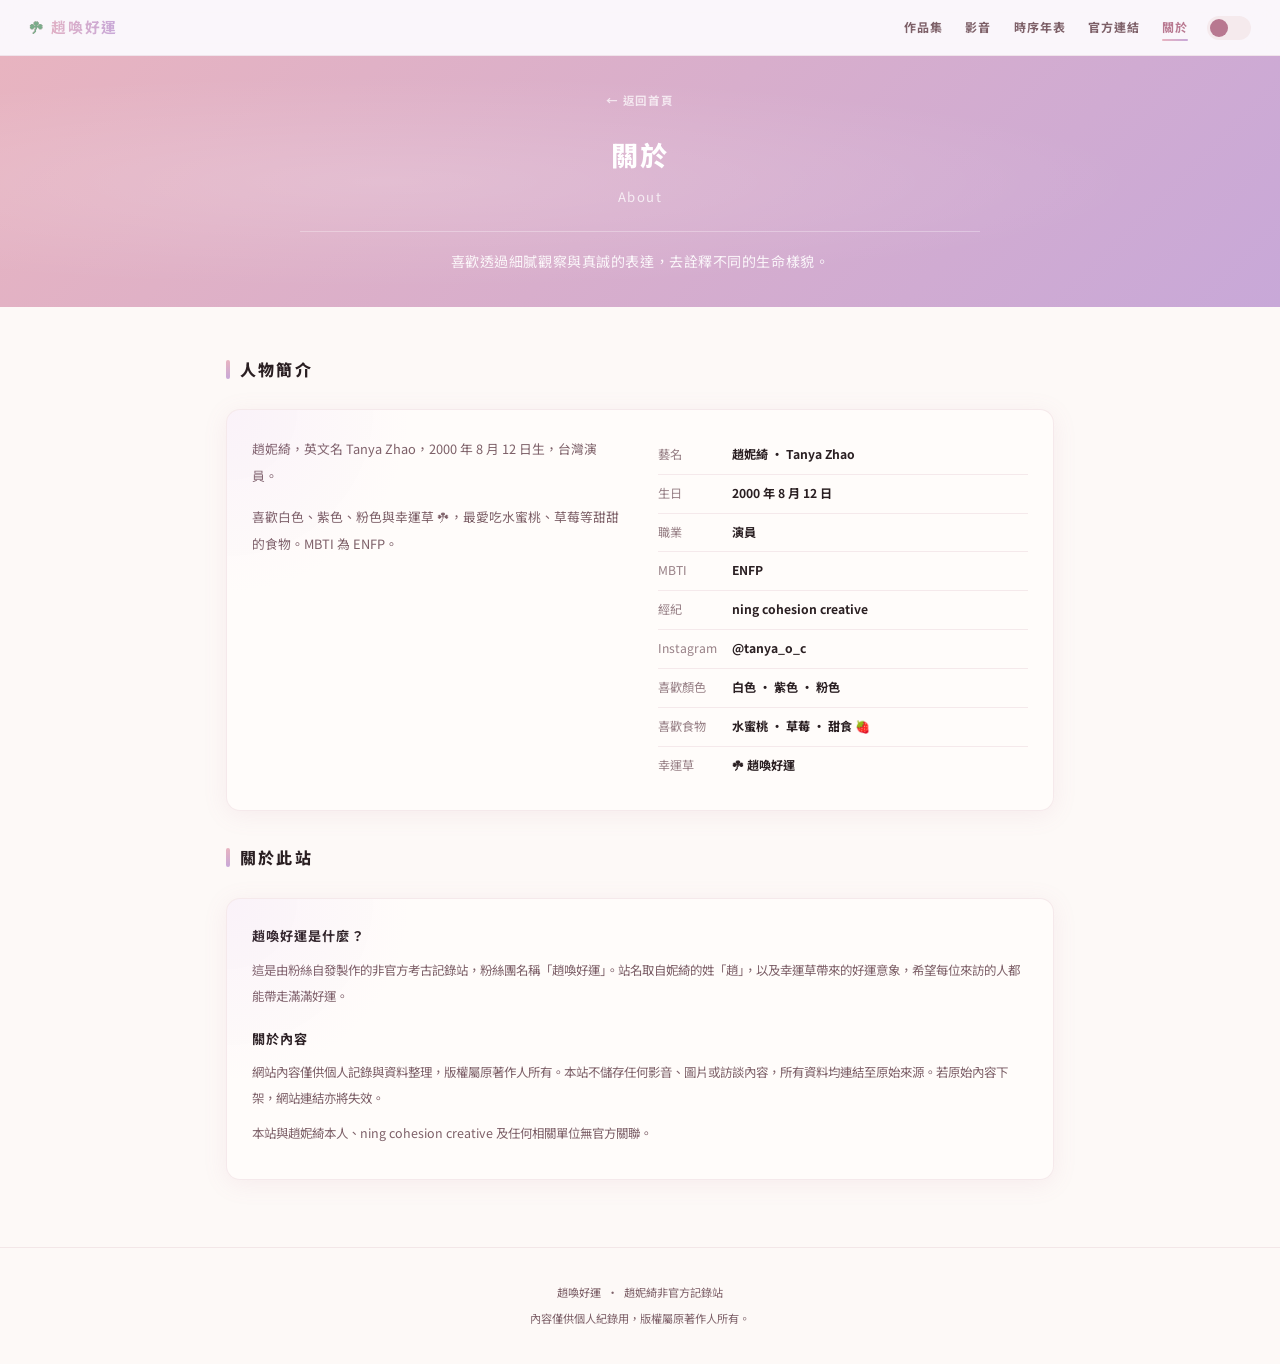
<file: about.html>
<!DOCTYPE html>
<html lang="zh-TW">
<head>
  <meta charset="UTF-8"><meta name="viewport" content="width=device-width, initial-scale=1.0">
  <title>關於 — 趙喚好運</title>
  <link rel="preconnect" href="https://fonts.googleapis.com">
  <link href="https://fonts.googleapis.com/css2?family=Noto+Sans+TC:wght@400;500;700;800&display=swap" rel="stylesheet">
  <link rel="stylesheet" href="css/style.css">
  <style>
    .profile-grid { display:grid; grid-template-columns:1fr 1fr; gap:2.2rem; }
    @media(max-width:600px){ .profile-grid{grid-template-columns:1fr;} }
  </style>
</head>
<body>
<header>
  <a href="index.html" class="site-title"><span class="clv">☘</span> 趙喚好運</a>
  <div class="header-right">
    <nav>
      <a href="works.html">作品集</a>
      <a href="media.html">影音</a>
      <a href="timeline.html">時序年表</a>
      <a href="links.html">官方連結</a>
      <a href="about.html" class="active">關於</a>
    </nav>
    <button class="toggle-btn" id="themeToggle" title="切換深色模式" aria-label="切換深色模式"></button>
  </div>
</header>

<div class="page-hero">
  <div class="page-hero-inner">
    <a href="index.html" class="page-hero-back">← 返回首頁</a>
    <div class="page-hero-title">關於</div>
    <div class="page-hero-sub">About</div>
    <div class="page-hero-desc">
      <p>喜歡透過細膩觀察與真誠的表達，去詮釋不同的生命樣貌。</p>
    </div>
  </div>
</div>

<div class="section">
  <div class="section-header">
    <div class="section-title">人物簡介</div>
  </div>
  <div class="profile-card">
    <div class="profile-grid">
      <div class="profile-text">
        <p>趙妮綺，英文名 Tanya Zhao，2000 年 8 月 12 日生，台灣演員。</p>
        <p>喜歡白色、紫色、粉色與幸運草 ☘，最愛吃水蜜桃、草莓等甜甜的食物。MBTI 為 ENFP。</p>
      </div>
      <div class="info-rows">
        <div class="info-row"><span class="info-k">藝名</span><span class="info-v">趙妮綺 · Tanya Zhao</span></div>
        <div class="info-row"><span class="info-k">生日</span><span class="info-v">2000 年 8 月 12 日</span></div>
        <div class="info-row"><span class="info-k">職業</span><span class="info-v">演員</span></div>
        <div class="info-row"><span class="info-k">MBTI</span><span class="info-v">ENFP</span></div>
        <div class="info-row"><span class="info-k">經紀</span><span class="info-v">ning cohesion creative</span></div>
        <div class="info-row"><span class="info-k">Instagram</span><span class="info-v">@tanya_o_c</span></div>
        <div class="info-row"><span class="info-k">喜歡顏色</span><span class="info-v">白色 · 紫色 · 粉色</span></div>
        <div class="info-row"><span class="info-k">喜歡食物</span><span class="info-v">水蜜桃 · 草莓 · 甜食 🍓</span></div>
        <div class="info-row"><span class="info-k">幸運草</span><span class="info-v">☘ 趙喚好運</span></div>
      </div>
    </div>
  </div>

  <div class="section-header" style="margin-top:2rem">
    <div class="section-title">關於此站</div>
  </div>
  <div class="about-site-card">
    <h3>趙喚好運是什麼？</h3>
    <p>這是由粉絲自發製作的非官方考古記錄站，粉絲團名稱「趙喚好運」。站名取自妮綺的姓「趙」，以及幸運草帶來的好運意象，希望每位來訪的人都能帶走滿滿好運。</p>
    <h3>關於內容</h3>
    <p>網站內容僅供個人記錄與資料整理，版權屬原著作人所有。本站不儲存任何影音、圖片或訪談內容，所有資料均連結至原始來源。若原始內容下架，網站連結亦將失效。</p>
    <p>本站與趙妮綺本人、ning cohesion creative 及任何相關單位無官方關聯。</p>
  </div>
</div>

<footer><div class="footer-inner">
  <div>趙喚好運 &nbsp;·&nbsp; 趙妮綺非官方記錄站</div>
  <div>內容僅供個人紀錄用，版權屬原著作人所有。</div>
</div></footer>
<button class="back-top-fixed" id="backTop" title="回到頂端">↑</button>
<script>
  const btn=document.getElementById("themeToggle");
  if(localStorage.getItem("theme")==="dark")document.documentElement.setAttribute("data-theme","dark");
  btn.addEventListener("click",()=>{const d=document.documentElement.getAttribute("data-theme")==="dark";document.documentElement.setAttribute("data-theme",d?"light":"dark");localStorage.setItem("theme",d?"light":"dark");});
  const btt=document.getElementById("backTop");
  window.addEventListener("scroll",()=>btt.classList.toggle("visible",window.scrollY>300));
  btt.addEventListener("click",()=>window.scrollTo({top:0,behavior:"smooth"}));
</script>
</body></html>
</file>
<file: css/style.css>
/* ══════════════════════════════════════════
   趙喚好運 · Global Stylesheet
   色調：奶白 · 裸玫瑰 · 薰衣草（輕奢文藝）
   ══════════════════════════════════════════ */

/* ── Variables ── */
:root {
  --grad-start:    #e8b4c0;   /* 裸玫瑰 */
  --grad-end:      #c8a8d8;   /* 薰衣草 */
  --accent:        #b87890;   /* 玫瑰主色 */
  --accent-soft:   #f5eaed;   /* 淡玫瑰底 */
  --accent-pink:   #d4909c;   /* 深玫瑰 */
  --bg:            #fdf9f7;   /* 奶白底 */
  --bg-card:       rgba(255,252,250,0.92);
  --bg-card-solid: #fffcfa;
  --text:          #2a1f22;   /* 深暖棕黑 */
  --text-muted:    #7d6068;
  --border:        rgba(184,120,144,0.14);
  --shadow:        0 4px 24px rgba(184,120,144,0.10);
  --radius:        14px;
  --radius-sm:     8px;
  --transition:    0.25s ease;
  --clover:        #7aac8a;
  --clover-s:      #eef5f1;
}
[data-theme="dark"] {
  --bg:            #1c1318;
  --bg-card:       rgba(32,20,24,0.90);
  --bg-card-solid: #201418;
  --text:          #f5ecea;
  --text-muted:    #c09098;
  --border:        rgba(220,160,176,0.14);
  --shadow:        0 4px 24px rgba(0,0,0,0.45);
  --grad-start:    #c07888;
  --grad-end:      #9878b8;
  --accent:        #e0a0b4;
  --accent-soft:   #3a1c24;
  --accent-pink:   #e8a0b0;
}

/* ── Reset ── */
*, *::before, *::after { box-sizing: border-box; margin: 0; padding: 0; }
html { scroll-behavior: smooth; }
body {
  font-family: 'Noto Sans TC', sans-serif;
  background: var(--bg);
  color: var(--text);
  transition: background var(--transition), color var(--transition);
  line-height: 1.8;
  font-weight: 400;
}
a { color: var(--accent); text-decoration: none; }
a:hover { text-decoration: underline; }

/* ── Header / Nav ── */
header {
  position: sticky; top: 0; z-index: 100;
  background: rgba(250,246,251,0.90);
  backdrop-filter: blur(18px);
  -webkit-backdrop-filter: blur(18px);
  border-bottom: 1px solid var(--border);
  padding: 0 1.8rem;
  height: 56px;
  display: flex; align-items: center; justify-content: space-between;
  transition: background var(--transition);
}
[data-theme="dark"] header { background: rgba(24,16,46,0.92); }

.site-title {
  font-size: 0.92rem; font-weight: 700; letter-spacing: 0.12em;
  background: linear-gradient(90deg, var(--grad-start), var(--grad-end));
  -webkit-background-clip: text; -webkit-text-fill-color: transparent;
  background-clip: text;
  display: flex; align-items: center; gap: 0.35rem;
  text-decoration: none;
}
.site-title .clv { -webkit-text-fill-color: var(--clover); }

.header-right { display: flex; align-items: center; gap: 1.2rem; }
nav { display: flex; gap: 1.4rem; align-items: center; }
nav a {
  font-size: 0.75rem; font-weight: 700; letter-spacing: 0.08em;
  color: var(--text-muted); transition: color var(--transition);
  position: relative; padding-bottom: 2px;
}
nav a::after {
  content: '';
  position: absolute; bottom: -2px; left: 0; right: 0;
  height: 2px; border-radius: 2px;
  background: linear-gradient(90deg, var(--grad-start), var(--grad-end));
  transform: scaleX(0); transform-origin: left;
  transition: transform var(--transition);
}
nav a:hover, nav a.active { color: var(--accent); text-decoration: none; }
nav a:hover::after, nav a.active::after { transform: scaleX(1); }

/* Dark mode toggle */
.toggle-btn {
  background: var(--accent-soft); border: none;
  border-radius: 20px; width: 44px; height: 24px;
  cursor: pointer; position: relative;
  transition: background var(--transition); flex-shrink: 0;
}
.toggle-btn::after {
  content: ''; position: absolute;
  width: 18px; height: 18px; border-radius: 50%;
  background: var(--accent); top: 3px; left: 3px;
  transition: transform var(--transition);
}
[data-theme="dark"] .toggle-btn::after { transform: translateX(20px); }

/* ── Page wrapper ── */
.page { max-width: 880px; margin: 0 auto; padding: 2rem 1.6rem 5rem; }
.page-wide { max-width: 1160px; margin: 0 auto; padding: 2rem 1.6rem 5rem; }

/* ── Hero (index) ── */
.hero {
  background: linear-gradient(135deg, var(--grad-start) 0%, var(--grad-end) 100%);
  padding: 72px 1.6rem 60px;
  text-align: center; position: relative; overflow: hidden;
}
.hero::before {
  content: '';
  position: absolute; inset: 0;
  background:
    radial-gradient(ellipse at 25% 40%, rgba(255,255,255,0.20) 0%, transparent 55%),
    radial-gradient(ellipse at 75% 20%, rgba(255,255,255,0.14) 0%, transparent 45%);
  pointer-events: none;
}
.hero-inner { position: relative; max-width: 640px; margin: 0 auto; }
.star-deco { font-size: 1.3rem; margin-bottom: 14px; opacity: 0.75; letter-spacing: 8px; }
.hero h1 {
  font-size: clamp(2rem, 8vw, 4rem); font-weight: 800;
  color: #fff; letter-spacing: 0.1em;
  text-shadow: 0 2px 20px rgba(100,40,160,0.25);
  margin-bottom: 8px;
}
.hero-sub-name {
  font-size: 0.9rem; color: rgba(255,255,255,0.80);
  letter-spacing: 0.22em; margin-bottom: 24px; font-weight: 500;
}
.hero-bio-box {
  color: rgba(255,255,255,0.93); font-size: 0.88rem; line-height: 2;
  background: rgba(255,255,255,0.15); backdrop-filter: blur(8px);
  border-radius: var(--radius); padding: 1.2rem 1.6rem;
  display: inline-block; text-align: left;
  border: 1px solid rgba(255,255,255,0.28); margin-bottom: 2rem;
}
.hero-tag {
  display: inline-block;
  background: rgba(255,255,255,0.22); border: 1px solid rgba(255,255,255,0.35);
  color: #fff; font-size: 0.65rem; font-weight: 700; letter-spacing: 0.2em;
  padding: 0.2rem 0.9rem; border-radius: 100px; margin-bottom: 1.2rem;
}
.hero-btns { display: flex; justify-content: center; gap: 0.7rem; flex-wrap: wrap; }

/* ── Page hero (sub-pages) ── */
.page-hero {
  background: linear-gradient(135deg, var(--grad-start) 0%, var(--grad-end) 100%);
  padding: 28px 1.6rem 32px; text-align: center;
  position: relative; overflow: hidden;
}
.page-hero::before {
  content: '';
  position: absolute; inset: 0;
  background: radial-gradient(ellipse at 30% 50%, rgba(255,255,255,0.18) 0%, transparent 60%);
  pointer-events: none;
}
.page-hero-inner { position: relative; max-width: 680px; margin: 0 auto; }
.page-hero-title {
  font-size: 1.7rem; font-weight: 800; color: #fff; letter-spacing: 0.08em; margin-bottom: 0.4rem;
}
.page-hero-sub { font-size: 0.82rem; color: rgba(255,255,255,0.75); letter-spacing: 0.12em; margin-bottom: 1.4rem; }
.page-hero-back {
  display: inline-flex; align-items: center; gap: 0.3rem;
  font-size: 0.72rem; font-weight: 700; color: rgba(255,255,255,0.7);
  letter-spacing: 0.08em; margin-bottom: 1.2rem; transition: color var(--transition);
}
.page-hero-back:hover { color: #fff; text-decoration: none; }
.page-hero-desc {
  display: grid; grid-template-columns: 1fr;
  text-align: center; margin-top: 1rem;
  border-top: 1px solid rgba(255,255,255,0.30);
  padding-top: 0.9rem;
}
.page-hero-desc p {
  font-size: 0.88rem; color: rgba(255,255,255,0.88);
  line-height: 2; letter-spacing: 0.04em;
}

/* ── Buttons ── */
.btn {
  display: inline-block; padding: 0.52rem 1.4rem;
  font-size: 0.75rem; font-weight: 700; letter-spacing: 0.08em;
  border-radius: 100px; text-decoration: none;
  transition: all var(--transition); font-family: inherit; cursor: pointer;
}
.btn-primary {
  background: rgba(255,255,255,0.22); color: #fff;
  border: 1.5px solid rgba(255,255,255,0.45);
  backdrop-filter: blur(8px);
}
.btn-primary:hover {
  background: rgba(255,255,255,0.38); text-decoration: none;
  transform: translateY(-1px);
}
.btn-ghost {
  background: rgba(255,255,255,0.12); color: rgba(255,255,255,0.88);
  border: 1.5px solid rgba(255,255,255,0.30);
}
.btn-ghost:hover {
  background: rgba(255,255,255,0.22); text-decoration: none;
}

/* ── Section ── */
.section { max-width: 880px; margin: 0 auto; padding: 3rem 1.6rem; }
.section-wide { max-width: 1160px; margin: 0 auto; padding: 3rem 1.6rem; }

.section-header {
  display: flex; align-items: center; justify-content: space-between;
  flex-wrap: wrap; gap: 0.9rem; margin-bottom: 1.6rem;
}
.section-title {
  font-size: 1rem; font-weight: 800; letter-spacing: 0.15em;
  display: flex; align-items: center; gap: 10px;
}
.section-title::before {
  content: ''; display: inline-block; width: 4px; height: 1.2em;
  background: linear-gradient(to bottom, var(--grad-start), var(--grad-end));
  border-radius: 4px;
}
.view-all-btn {
  font-size: 0.75rem; font-weight: 700; color: var(--accent);
  white-space: nowrap; transition: opacity var(--transition);
  display: flex; align-items: center; gap: 0.2rem;
}
.view-all-btn:hover { opacity: 0.7; text-decoration: none; }
.count-tag { font-size: 0.72rem; color: var(--text-muted); margin-left: 6px; font-weight: 400; }

/* ── Petal divider ── */
.petal-div {
  max-width: 880px; margin: 0 auto;
  height: 1px;
  background: linear-gradient(90deg, transparent, var(--border), transparent);
}

/* ── Intro / Note cards ── */
.intro-card {
  background: linear-gradient(135deg, rgba(212,168,240,0.12), rgba(240,168,204,0.10));
  border: 1px solid var(--border);
  border-radius: var(--radius);
  padding: 1.6rem 2rem; text-align: center; margin: 1.4rem auto;
  max-width: 880px;
}
.intro-card p { font-size: 0.86rem; color: var(--text-muted); line-height: 2.2; }
.intro-sign { font-size: 0.64rem; color: var(--text-muted); letter-spacing: 0.18em; margin-top: 0.7rem; opacity: 0.7; }

.note-card {
  background: linear-gradient(135deg, rgba(212,168,240,0.08), rgba(240,168,204,0.07));
  border: 1px solid var(--border);
  border-radius: var(--radius);
  padding: 1.4rem 1.6rem; text-align: center;
}
.note-card p { font-size: 0.76rem; color: var(--text-muted); line-height: 2; }

/* ── Badges ── */
.badge {
  font-size: 0.62rem; font-weight: 700;
  padding: 0.1rem 0.52rem; border-radius: 10px;
}
.badge-main   { background: var(--clover-s); color: var(--clover); }
.badge-sub    { background: rgba(212,168,240,0.25); color: var(--accent); }
.badge-ad     { background: #fff3e0; color: #c97a2a; }
[data-theme="dark"] .badge-main  { background: rgba(122,172,138,0.2); color: #90c8a0; }
[data-theme="dark"] .badge-sub   { background: rgba(155,114,207,0.25); color: var(--accent); }
[data-theme="dark"] .badge-ad    { background: rgba(200,140,60,0.2); color: #d4a060; }

.year-tag {
  font-size: 0.62rem; font-weight: 700; letter-spacing: 0.12em;
  color: var(--accent);
  background: var(--accent-soft);
  padding: 0.1rem 0.55rem; border-radius: 10px;
}
[data-theme="dark"] .year-tag { background: var(--accent-soft); }

/* ── Work / Ad cards ── */
.works-list, .ads-list { display: flex; flex-direction: column; gap: 1.1rem; }
.work-card, .ad-card {
  background: var(--bg-card);
  backdrop-filter: blur(12px);
  border: 1px solid var(--border);
  border-radius: var(--radius);
  padding: 1.4rem 1.6rem;
  box-shadow: var(--shadow);
  transition: transform var(--transition), box-shadow var(--transition);
  position: relative; overflow: hidden;
}
.work-card::before, .ad-card::before {
  content: '';
  position: absolute; top: 0; left: 0; width: 180px; height: 180px;
  background: radial-gradient(ellipse at top left,
    rgba(212,168,240,0.14) 0%, transparent 65%);
  pointer-events: none;
}
.work-card:hover, .ad-card:hover {
  transform: translateY(-3px);
  box-shadow: 0 8px 32px rgba(155,114,207,0.18);
}
.work-card-top, .ad-card-top {
  display: flex; align-items: center; gap: 0.6rem; margin-bottom: 0.7rem;
}
.ad-brand { font-size: 0.68rem; font-weight: 700; color: var(--text-muted); margin-left: auto; }
.work-title, .ad-title {
  font-size: 1rem; font-weight: 700; color: var(--text); line-height: 1.45; margin-bottom: 0.3rem;
}
.work-role { font-size: 0.75rem; color: var(--text-muted); margin-bottom: 0.8rem; }
.work-role span { color: var(--accent); font-weight: 700; margin-right: 0.2rem; }
.work-body {
  display: grid; grid-template-columns: 1fr 210px; gap: 1.4rem; align-items: start;
}
.work-synopsis, .ad-desc { font-size: 0.75rem; color: var(--text-muted); line-height: 1.9; }
.work-meta { display: flex; flex-direction: column; gap: 0.22rem; }
.work-meta-row { display: flex; gap: 0.5rem; font-size: 0.68rem; }
.work-meta-k { font-weight: 700; color: var(--text-muted); width: 44px; flex-shrink: 0; opacity: 0.7; }
.work-meta-v { color: var(--text-muted); }

/* ── Item links ── */
.item-links {
  display: flex; gap: 0.5rem; flex-wrap: wrap;
  border-top: 1px solid var(--border);
  padding-top: 0.8rem; margin-top: 0.9rem;
}
.item-link {
  display: inline-flex; align-items: center; gap: 0.3rem;
  font-size: 0.67rem; font-weight: 700; padding: 0.28rem 0.8rem;
  border-radius: 100px; text-decoration: none;
  border: 1.5px solid var(--border); color: var(--accent);
  background: var(--bg-card-solid); transition: all var(--transition);
}
.item-link:hover {
  background: var(--accent); color: #fff;
  border-color: var(--accent); text-decoration: none;
}
.item-link-pink {
  color: var(--accent-pink); border-color: rgba(224,128,176,0.3);
}
.item-link-pink:hover { background: var(--accent-pink); color: #fff; border-color: var(--accent-pink); }
.item-link-clover { color: var(--clover); border-color: rgba(122,172,138,0.3); }
.item-link-clover:hover { background: var(--clover); color: #fff; border-color: var(--clover); }

/* ── Timeline ── */
.timeline-card {
  background: var(--bg-card); backdrop-filter: blur(12px);
  border: 1px solid var(--border); border-radius: var(--radius);
  box-shadow: var(--shadow); padding: 1.8rem 1.6rem;
  position: relative; overflow: hidden;
}
.timeline-card::before {
  content: '';
  position: absolute; top: 0; left: 0; width: 200px; height: 200px;
  background: radial-gradient(ellipse at top left,
    rgba(212,168,240,0.12) 0%, transparent 65%);
  pointer-events: none;
}
.tl-list { display: flex; flex-direction: column; }
.tl-row { display: grid; grid-template-columns: 52px 18px 1fr; gap: 0 1rem; align-items: start; }
.tl-yr {
  font-size: 0.62rem; font-weight: 700; color: var(--accent);
  text-align: right; padding-top: 0.26rem; letter-spacing: 0.06em;
}
.tl-spine { display: flex; flex-direction: column; align-items: center; }
.tl-dot {
  width: 8px; height: 8px; border-radius: 50%; flex-shrink: 0; margin-top: 0.28rem;
  background: linear-gradient(135deg, var(--grad-start), var(--grad-end));
}
.tl-line { width: 1px; flex: 1; min-height: 28px; background: var(--border); }
.tl-body { padding-bottom: 1.3rem; }
.tl-title { font-size: 0.88rem; font-weight: 700; color: var(--text); }
.tl-detail { font-size: 0.68rem; color: var(--text-muted); margin-top: 0.1rem; line-height: 1.7; }
.tl-tag {
  display: inline-block; font-size: 0.58rem; font-weight: 700;
  padding: 0.06rem 0.45rem; border-radius: 10px; margin-right: 0.3rem; margin-top: 0.3rem;
}
.tl-tag-work { background: var(--clover-s); color: var(--clover); }
.tl-tag-ad   { background: #fff3e0; color: #c97a2a; }
[data-theme="dark"] .tl-tag-work { background: rgba(122,172,138,0.18); color: #90c8a0; }
[data-theme="dark"] .tl-tag-ad   { background: rgba(200,140,60,0.18); color: #d4a060; }

/* ── Link cards (links page) ── */
.link-grid-preview {
  display: grid; grid-template-columns: repeat(3,1fr); gap: 1rem;
}
.link-card-full, .link-card-preview {
  background: var(--bg-card); backdrop-filter: blur(12px);
  border: 1px solid var(--border); border-radius: var(--radius);
  box-shadow: var(--shadow); padding: 1.1rem 1.3rem;
  display: flex; align-items: center; gap: 1rem;
  text-decoration: none; color: inherit;
  transition: transform var(--transition), box-shadow var(--transition);
  position: relative; overflow: hidden;
}
.link-card-full::before, .link-card-preview::before {
  content: '';
  position: absolute; top: 0; left: 0; width: 120px; height: 120px;
  background: radial-gradient(ellipse at top left, rgba(212,168,240,0.12) 0%, transparent 65%);
  pointer-events: none;
}
.link-card-full:hover, .link-card-preview:hover {
  transform: translateY(-2px);
  box-shadow: 0 8px 32px rgba(155,114,207,0.18);
  text-decoration: none;
}
.link-icon {
  width: 40px; height: 40px; border-radius: 10px; flex-shrink: 0;
  background: linear-gradient(135deg, rgba(212,168,240,0.25), rgba(240,168,204,0.20));
  display: flex; align-items: center; justify-content: center; font-size: 1.1rem;
  overflow: hidden;
}
.link-icon svg { display: block; flex-shrink: 0; }
.link-main { flex: 1; }
.link-label { font-size: 0.84rem; font-weight: 700; color: var(--text); }
.link-handle { font-size: 0.72rem; color: var(--accent); margin-top: 0.04rem; }
.link-sub { font-size: 0.65rem; color: var(--text-muted); margin-top: 0.04rem; }
.link-arr { color: var(--text-muted); font-size: 0.75rem; flex-shrink: 0; }

.group-label {
  font-size: 0.68rem; font-weight: 700; letter-spacing: 0.22em;
  color: var(--text-muted); margin: 1.6rem 0 0.7rem; padding-left: 0.2rem;
}
.link-list { display: flex; flex-direction: column; gap: 0.9rem; margin-bottom: 1.4rem; }

/* ── About / Profile ── */
.profile-card, .about-site-card {
  background: var(--bg-card); backdrop-filter: blur(12px);
  border: 1px solid var(--border); border-radius: var(--radius);
  box-shadow: var(--shadow); padding: 1.6rem 1.6rem;
  margin-bottom: 1.2rem;
  position: relative; overflow: hidden;
}
.profile-card::before, .about-site-card::before {
  content: '';
  position: absolute; top: 0; left: 0; width: 200px; height: 200px;
  background: radial-gradient(ellipse at top left, rgba(212,168,240,0.12) 0%, transparent 65%);
  pointer-events: none;
}
.profile-grid { display: grid; grid-template-columns: 1fr 1fr; gap: 2.2rem; }
.profile-text p { font-size: 0.8rem; color: var(--text-muted); line-height: 2.1; margin-bottom: 0.9rem; }
.info-rows { display: flex; flex-direction: column; }
.info-row {
  display: flex; gap: 0.8rem; padding: 0.5rem 0;
  border-bottom: 1px solid var(--border); font-size: 0.76rem;
}
.info-row:last-child { border-bottom: none; }
.info-k { color: var(--text-muted); width: 62px; flex-shrink: 0; opacity: 0.8; }
.info-v { font-weight: 700; color: var(--text); }
.about-site-card h3 {
  font-size: 0.82rem; font-weight: 700; color: var(--text);
  letter-spacing: 0.08em; margin-bottom: 0.55rem; margin-top: 1.1rem;
}
.about-site-card h3:first-child { margin-top: 0; }
.about-site-card p { font-size: 0.78rem; color: var(--text-muted); line-height: 2.1; margin-bottom: 0.5rem; }

/* ── Section divider line ── */
.section-divider {
  height: 1px;
  background: linear-gradient(90deg, transparent, var(--border), transparent);
  max-width: 880px; margin: 0 auto;
}

/* ── Back to top (fixed) ── */
.back-top-fixed {
  position: fixed; bottom: 28px; right: 28px;
  width: 42px; height: 42px; border-radius: 50%;
  background: linear-gradient(135deg, var(--grad-start), var(--grad-end));
  color: #fff; border: none; cursor: pointer;
  font-size: 1rem; font-weight: 700;
  box-shadow: 0 4px 16px rgba(155,114,207,0.35);
  transition: all var(--transition);
  opacity: 0; pointer-events: none; z-index: 99;
  display: flex; align-items: center; justify-content: center;
}
.back-top-fixed.visible { opacity: 1; pointer-events: auto; }
.back-top-fixed:hover { transform: translateY(-2px); box-shadow: 0 6px 22px rgba(155,114,207,0.45); }

/* ── Footer ── */
footer {
  text-align: center; padding: 2rem 1.6rem;
  color: var(--text-muted); font-size: 0.7rem;
  border-top: 1px solid var(--border);
  line-height: 2.3;
}
footer a { color: var(--accent); }
.footer-inner { max-width: 880px; margin: 0 auto; }

/* ── News cards (horizontal scroll) ── */
.news-card-h {
  flex: 0 0 260px;
  scroll-snap-align: start;
  background: var(--bg-card);
  backdrop-filter: blur(12px);
  border: 1px solid var(--border);
  border-radius: var(--radius);
  box-shadow: var(--shadow);
  padding: 1.3rem 1.4rem;
  display: flex; flex-direction: column; gap: 0.5rem;
  transition: transform var(--transition), box-shadow var(--transition);
}
.news-card-h:hover {
  transform: translateY(-2px);
  box-shadow: 0 8px 28px rgba(184,120,144,0.16);
}
.news-source {
  font-size: 0.68rem; font-weight: 700;
  color: var(--accent); letter-spacing: 0.08em;
}
.news-title {
  font-size: 0.88rem; font-weight: 700;
  color: var(--text); line-height: 1.5; flex: 1;
}
.news-date {
  font-size: 0.68rem; color: var(--text-muted);
}
.news-link {
  display: inline-block; margin-top: 0.4rem;
  font-size: 0.72rem; font-weight: 700;
  color: var(--accent); text-decoration: none;
  transition: opacity var(--transition);
}
.news-link:hover { opacity: 0.7; text-decoration: none; }
.empty-state {
  text-align: center; color: var(--text-muted);
  padding: 3rem; font-size: 0.9rem;
}
.empty-state .emoji { font-size: 2.2rem; margin-bottom: 0.8rem; }

/* ── Responsive ── */
@media(max-width: 768px) {
  nav { gap: 1rem; }
  nav a { font-size: 0.68rem; }
  .hero { padding: 52px 1.2rem 44px; }
  .work-body { grid-template-columns: 1fr; }
  .profile-grid { grid-template-columns: 1fr; gap: 1.6rem; }
  .link-grid-preview { grid-template-columns: 1fr 1fr; }
}
@media(max-width: 480px) {
  header { padding: 0 1rem; }
  .page, .page-wide { padding: 1.2rem 1rem 4rem; }
  .section, .section-wide { padding: 2.2rem 1rem; }
  .link-grid-preview { grid-template-columns: 1fr; }
}

/* ══════════════════════════════════════════
   影音卡片 — 點擊縮圖載入播放器
   ══════════════════════════════════════════ */
.yt-grid {
  display: grid;
  grid-template-columns: repeat(auto-fill, minmax(300px, 1fr));
  gap: 1.2rem;
}
.yt-card {
  background: var(--bg-card);
  backdrop-filter: blur(12px);
  border: 1px solid var(--border);
  border-radius: var(--radius);
  overflow: hidden;
  box-shadow: var(--shadow);
  transition: transform var(--transition), box-shadow var(--transition);
}
.yt-card:hover {
  transform: translateY(-3px);
  box-shadow: 0 8px 32px rgba(155,114,207,0.22);
}
/* 縮圖容器 */
.yt-embed-wrap {
  position: relative;
  width: 100%;
  aspect-ratio: 16 / 9;
  background: #1a1020;
  overflow: hidden;
  cursor: pointer;
}
/* 縮圖圖片 */
.yt-poster {
  position: absolute; inset: 0;
  width: 100%; height: 100%;
  object-fit: cover;
  transition: transform 0.3s ease;
  display: block;
}
.yt-embed-wrap:hover .yt-poster {
  transform: scale(1.03);
}
/* 播放按鈕 — 半透明白色三角，參考站風格 */
.yt-play-overlay {
  position: absolute; inset: 0;
  display: flex; align-items: center; justify-content: center;
  background: rgba(0,0,0,0.08);
  border: none; cursor: pointer; padding: 0;
  transition: background 0.22s;
}
.yt-embed-wrap:hover .yt-play-overlay {
  background: rgba(0,0,0,0.18);
}
.yt-play-icon {
  width: 56px; height: 56px;
  border-radius: 50%;
  background: rgba(255,255,255,0.88);
  display: flex; align-items: center; justify-content: center;
  box-shadow: 0 2px 16px rgba(0,0,0,0.25);
  transition: transform 0.22s, background 0.22s;
  flex-shrink: 0;
}
.yt-play-icon svg {
  width: 22px; height: 22px;
  margin-left: 4px;
  fill: #2d2040;
}
.yt-embed-wrap:hover .yt-play-icon {
  transform: scale(1.1);
  background: rgba(255,255,255,1);
}
/* iframe 載入後 */
.yt-embed-wrap iframe {
  position: absolute; inset: 0;
  width: 100%; height: 100%;
  border: none;
}
/* 卡片資訊區 */
.yt-info {
  padding: 1rem 1.1rem 1.1rem;
}
.yt-badge-row {
  display: flex; gap: 0.45rem; align-items: center; margin-bottom: 0.5rem;
}
.yt-title {
  font-weight: 700; font-size: 0.95rem;
  color: var(--text); line-height: 1.4; margin-bottom: 0.25rem;
}
.yt-sub {
  font-size: 0.8rem; color: var(--accent); font-weight: 500; margin-bottom: 0.2rem;
}
.yt-date {
  font-size: 0.72rem; color: var(--text-muted); margin-top: 0.2rem;
}

@media(max-width:600px){
  .yt-grid { grid-template-columns: 1fr; }
  .yt-play-icon { width: 46px; height: 46px; }
}
</file>
